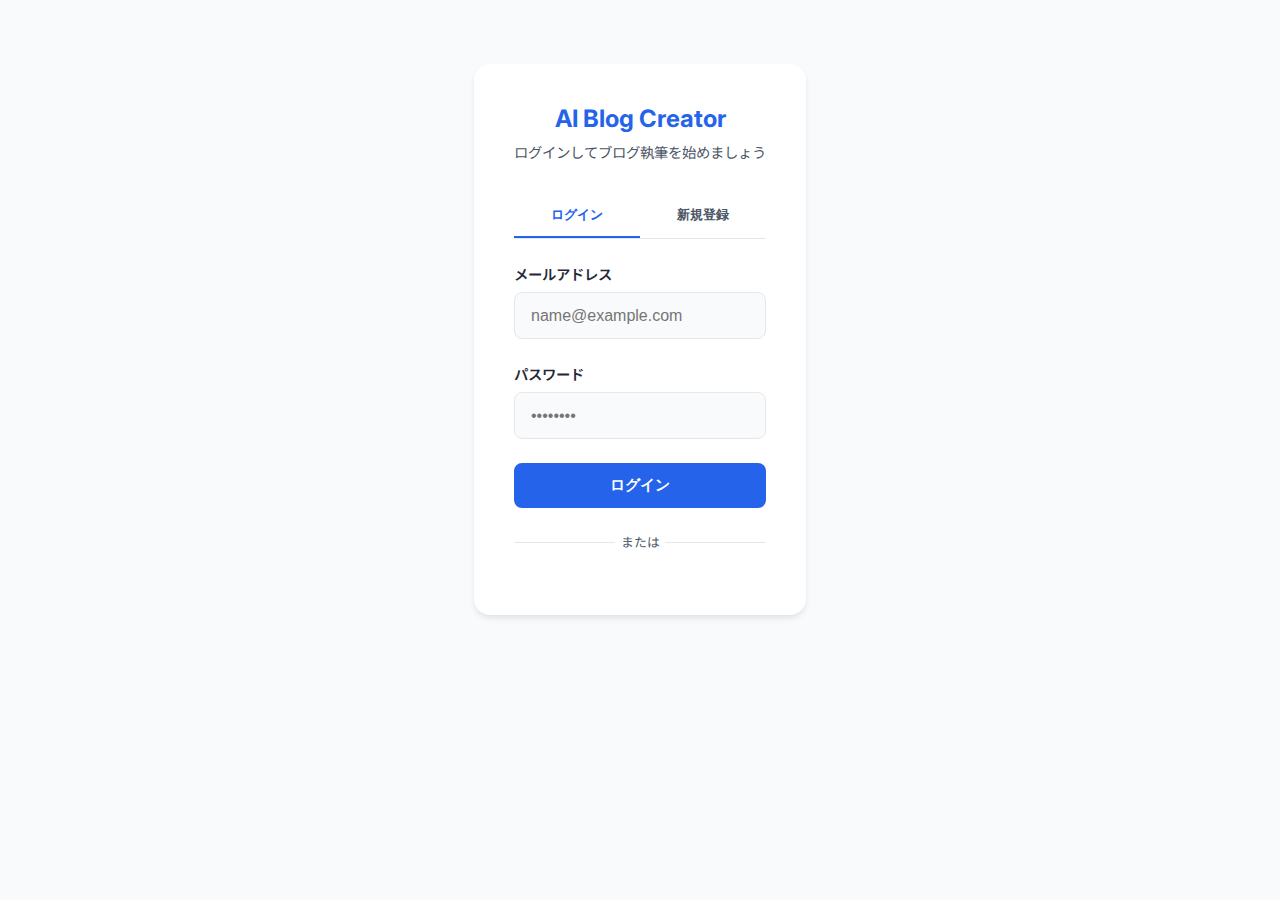
<file: index.html>
<!DOCTYPE html>
<html lang="ja">

<head>
    <meta charset="UTF-8">
    <meta name="viewport" content="width=device-width, initial-scale=1.0">
    <title>AI Blog Creator - 次世代のブログ執筆体験</title>
    <link href="https://cdn.quilljs.com/1.3.6/quill.snow.css" rel="stylesheet">
    <link rel="stylesheet" href="style.css">
    <link rel="preconnect" href="https://fonts.googleapis.com">
    <link rel="preconnect" href="https://fonts.gstatic.com" crossorigin>
    <link
        href="https://fonts.googleapis.com/css2?family=Inter:wght@400;500;600;700&family=Noto+Sans+JP:wght@400;500;700&display=swap"
        rel="stylesheet">
</head>

<body>
    <!-- App Header (Initially Hidden) -->
    <header id="app-header" class="app-header hidden">
        <div class="brand">
            <div class="logo-icon">AI</div>
            <h1>Blog Creator</h1>
        </div>
        <div class="user-menu">
            <span id="header-email" class="user-email"></span>
            <button class="icon-btn" id="settings-btn" title="設定">
                <span class="icon">⚙️</span>
            </button>
            <button class="btn logout-btn" id="logout-btn">ログアウト</button>
        </div>
    </header>

    <!-- Login View -->
    <div id="login-view" class="auth-container">
        <div class="auth-title">AI Blog Creator</div>
        <p class="auth-subtitle">ログインしてブログ執筆を始めましょう</p>

        <div class="auth-tabs">
            <button type="button" class="tab-btn active" data-tab="login">ログイン</button>
            <button type="button" class="tab-btn" data-tab="register">新規登録</button>
        </div>

        <form id="auth-form">
            <div class="form-group">
                <label>メールアドレス</label>
                <input type="email" id="auth-email" required placeholder="name@example.com">
            </div>
            <div class="form-group">
                <label>パスワード</label>
                <input type="password" id="auth-password" required placeholder="••••••••">
            </div>
            <button type="submit" class="btn primary full-width" id="auth-submit-btn">ログイン</button>
        </form>

        <div class="divider">または</div>

        <!-- Google Sign-In Button Container -->
        <div id="google-signin-button" style="display: flex; justify-content: center; margin-top: 1rem;"></div>
    </div>

    <!-- Main App Content (Initially Hidden) -->
    <div id="app-content" class="app-container hidden">
        <!-- 左パネル: 生成設定 -->
        <aside class="sidebar prompt-panel">
            <div class="panel-content">
                <section class="control-group">
                    <label class="label-heading">
                        <span class="icon">🎯</span> テーマ / キーワード
                    </label>
                    <input type="text" id="topic-input" class="input-field" placeholder="例: リモートワークの生産性向上">
                </section>

                <section class="control-group">
                    <label class="label-heading">
                        <span class="icon">⚙️</span> 詳細設定
                    </label>
                    <div class="variable-inputs">
                        <div class="input-row">
                            <span class="var-label">文字数</span>
                            <select id="length-select" class="select-field">
                                <option value="short">短め (1000文字)</option>
                                <option value="medium" selected>普通 (2000文字)</option>
                                <option value="long">長文 (5000文字)</option>
                            </select>
                        </div>
                        <div class="input-row">
                            <span class="var-label">トーン</span>
                            <select id="tone-select" class="select-field">
                                <option value="casual">親しみやすい</option>
                                <option value="professional">専門的・堅め</option>
                                <option value="emotional">エモい・感情的</option>
                            </select>
                        </div>
                    </div>
                </section>

                <div class="action-area">
                    <button class="btn accent full-width" id="generate-btn">
                        <span class="sparkle">✨</span> 記事を生成する
                    </button>
                </div>
            </div>
        </aside>

        <!-- 右パネル: プレビュー & エディタ -->
        <main class="main-content">
            <header class="top-bar">
                <div class="file-info">
                    <input type="text" id="post-title" class="title-input-small" placeholder="記事タイトル (未設定)">
                </div>
                <div class="actions">
                    <button class="btn accent hidden" id="header-post-wp-btn">
                        <span class="icon">🚀</span> WordPressに投稿
                    </button>
                    <button class="btn secondary" id="copy-html-btn">
                        <span class="icon">📋</span> HTMLをコピー
                    </button>
                </div>
            </header>

            <div class="editor-wrapper">
                <div class="editor-container">
                    <div id="editor">
                        <p>左側の設定パネルでテーマを入力し、「記事を生成する」ボタンを押してください。<br>
                            AIがあなたの指示に従って記事を執筆します。</p>
                    </div>
                </div>
            </div>
        </main>
    </div>

    <!-- 設定モーダル -->
    <div id="settings-modal" class="modal-overlay hidden">
        <div class="modal-content settings-box">
            <div class="modal-header">
                <h3>設定</h3>
                <button class="close-btn" id="close-settings">×</button>
            </div>

            <!-- Settings Tabs -->
            <div class="settings-tabs">
                <button class="settings-tab-btn active" data-tab="general">基本設定</button>
                <button class="settings-tab-btn" data-tab="wordpress">WordPress連携</button>
                <button class="settings-tab-btn" data-tab="post-settings">投稿設定</button>
            </div>

            <!-- Tab 1: 基本設定 -->
            <div id="settings-tab-general" class="settings-tab-content active">
                <div class="settings-section">
                    <h4>システムプロンプト (役割設定)</h4>
                    <p class="desc">AIの振る舞いや記事のスタイルを定義します。</p>
                    <textarea id="system-prompt-setting" class="prompt-area" rows="6">あなたはプロのWebライターです。
読者の興味を惹きつける、SEOに強いブログ記事を作成してください。
構成は「導入」「見出しごとの本文」「まとめ」としてください。</textarea>

                    <div class="ai-improve-area">
                        <input type="text" id="improve-request" class="input-field"
                            placeholder="改善の要望 (例: もっと親しみやすく、絵文字多めで)">
                        <button class="btn accent" id="improve-prompt-btn">
                            <span class="sparkle">✨</span> AIで改善
                        </button>
                    </div>
                </div>
            </div>

            <!-- Tab 2: WordPress連携 (Premium) -->
            <div id="settings-tab-wordpress" class="settings-tab-content">
                <div class="settings-section">
                    <h4>WordPress連携 (Premium)</h4>
                    <p class="desc">WordPressへの自動投稿設定を行います。</p>

                    <div class="form-group">
                        <label>WordPress サイトURL</label>
                        <input type="text" id="wp-url" class="input-field" placeholder="https://example.com">
                    </div>
                    <div class="form-group">
                        <label>ユーザー名</label>
                        <input type="text" id="wp-user" class="input-field" placeholder="user">
                    </div>
                    <div class="form-group">
                        <label>アプリケーションパスワード</label>
                        <input type="password" id="wp-pass" class="input-field" placeholder="xxxx xxxx xxxx xxxx">
                        <p style="font-size: 0.8rem; color: #666; margin-top: 0.25rem;">
                            ※WP管理画面 > ユーザー > プロフィール > アプリケーションパスワード で発行
                        </p>
                    </div>

                    <div class="form-group">
                        <label>テーマ一覧スプレッドシートURL</label>
                        <input type="text" id="theme-sheet-url" class="input-field"
                            placeholder="https://docs.google.com/spreadsheets/d/...">
                    </div>

                </div>
            </div>

            <!-- Tab 3: 投稿設定 -->
            <div id="settings-tab-post-settings" class="settings-tab-content">
                <div class="settings-section">
                    <h4>投稿設定</h4>
                    <p class="desc">記事の投稿に関する設定を行います。</p>

                    <div class="form-group">
                        <label>投稿ステータス</label>
                        <select id="wp-status" class="input-field">
                            <option value="draft">下書き (Draft)</option>
                            <option value="publish">公開 (Publish)</option>
                        </select>
                    </div>

                    <div class="form-group">
                        <label>
                            <input type="checkbox" id="wp-generate-thumbnail" style="width: auto; margin-right: 8px;">
                            アイキャッチ画像を自動生成してWordPressに投稿
                        </label>
                        <p style="font-size: 0.8rem; color: #666; margin-top: 0.25rem; margin-left: 24px;">
                            ※ ONにすると、Google Slidesでアイキャッチ画像を生成し、WordPressに自動添付します。
                        </p>
                    </div>

                    <div class="form-group">
                        <label>自動投稿時間 (1日1回)</label>
                        <select id="auto-post-time" class="input-field">
                            <option value="">自動投稿しない</option>
                            <option value="0">00:00</option>
                            <option value="1">01:00</option>
                            <option value="2">02:00</option>
                            <option value="3">03:00</option>
                            <option value="4">04:00</option>
                            <option value="5">05:00</option>
                            <option value="6">06:00</option>
                            <option value="7">07:00</option>
                            <option value="8">08:00</option>
                            <option value="9">09:00</option>
                            <option value="10">10:00</option>
                            <option value="11">11:00</option>
                            <option value="12">12:00</option>
                            <option value="13">13:00</option>
                            <option value="14">14:00</option>
                            <option value="15">15:00</option>
                            <option value="16">16:00</option>
                            <option value="17">17:00</option>
                            <option value="18">18:00</option>
                            <option value="19">19:00</option>
                            <option value="20">20:00</option>
                            <option value="21">21:00</option>
                            <option value="22">22:00</option>
                            <option value="23">23:00</option>
                        </select>
                    </div>
                </div>
            </div>

            <div class="modal-footer">
                <button class="btn primary" id="save-settings-btn">保存して閉じる</button>
            </div>
        </div>
    </div>

    <!-- Quill JS -->
    <script src="https://cdn.quilljs.com/1.3.6/quill.js"></script>
    <!-- Google Sign-In -->
    <script src="https://accounts.google.com/gsi/client" async defer></script>
    <script src="script.js"></script>
</body>

</html>
</file>
<file: style.css>
:root {
    --primary-color: #2563eb;
    --primary-hover: #1d4ed8;
    --secondary-color: #f3f4f6;
    --secondary-hover: #e5e7eb;
    --accent-color: #8b5cf6;
    --accent-hover: #7c3aed;
    --text-primary: #1f2937;
    --text-secondary: #4b5563;
    --bg-color: #f9fafb;
    --panel-bg: #ffffff;
    --border-color: #e5e7eb;
    --shadow-sm: 0 1px 2px 0 rgba(0, 0, 0, 0.05);
    --shadow-md: 0 4px 6px -1px rgba(0, 0, 0, 0.1);
    --font-sans: 'Inter', 'Noto Sans JP', sans-serif;
}

* {
    box-sizing: border-box;
    margin: 0;
    padding: 0;
}

body {
    font-family: var(--font-sans);
    background-color: var(--bg-color);
    color: var(--text-primary);
    height: 100vh;
    overflow: hidden;
    display: flex;
    flex-direction: column;
}

/* Header */
.app-header {
    height: 60px;
    background-color: var(--panel-bg);
    border-bottom: 1px solid var(--border-color);
    display: flex;
    align-items: center;
    justify-content: space-between;
    padding: 0 1.5rem;
    z-index: 20;
}

.app-header.hidden {
    display: none !important;
}

.brand {
    display: flex;
    align-items: center;
    gap: 0.75rem;
}

.logo-icon {
    width: 32px;
    height: 32px;
    background: linear-gradient(135deg, var(--primary-color), var(--accent-color));
    color: white;
    border-radius: 8px;
    display: flex;
    align-items: center;
    justify-content: center;
    font-weight: bold;
    font-size: 0.9rem;
}

.brand h1 {
    font-size: 1.25rem;
    font-weight: 700;
    letter-spacing: -0.025em;
    color: var(--text-primary);
}

.user-menu {
    display: flex;
    align-items: center;
    gap: 1rem;
}

.user-email {
    font-size: 0.9rem;
    color: var(--text-secondary);
}

.logout-btn {
    padding: 0.5rem 1rem;
    font-size: 0.85rem;
    background-color: var(--secondary-color);
    color: var(--text-secondary);
    border: 1px solid var(--border-color);
}

.logout-btn:hover {
    background-color: #fee2e2;
    color: #ef4444;
    border-color: #fecaca;
}

/* App Container */
.app-container {
    display: flex;
    flex: 1;
    overflow: hidden;
}

.app-container.hidden {
    display: none !important;
}

/* Sidebar */
.sidebar {
    width: 320px;
    background-color: var(--panel-bg);
    border-right: 1px solid var(--border-color);
    display: flex;
    flex-direction: column;
    padding: 1.5rem;
    flex-shrink: 0;
    z-index: 10;
}

.panel-content {
    flex: 1;
    overflow-y: auto;
    display: flex;
    flex-direction: column;
    gap: 1.5rem;
}

/* Control Groups */
.control-group {
    display: flex;
    flex-direction: column;
    gap: 0.5rem;
}

.label-heading {
    font-size: 0.85rem;
    font-weight: 600;
    color: var(--text-secondary);
    display: flex;
    align-items: center;
    gap: 0.5rem;
}

.icon {
    font-size: 1rem;
}

.input-field,
.select-field,
.prompt-area {
    width: 100%;
    padding: 0.75rem;
    border: 1px solid var(--border-color);
    border-radius: 8px;
    font-family: var(--font-sans);
    font-size: 0.9rem;
    transition: border-color 0.2s, box-shadow 0.2s;
}

.input-field:focus,
.select-field:focus,
.prompt-area:focus {
    outline: none;
    border-color: var(--primary-color);
    box-shadow: 0 0 0 3px rgba(37, 99, 235, 0.1);
}

.prompt-area {
    resize: vertical;
    line-height: 1.5;
}

.variable-inputs {
    display: flex;
    flex-direction: column;
    gap: 0.75rem;
    background: var(--secondary-color);
    padding: 1rem;
    border-radius: 8px;
}

.input-row {
    display: flex;
    align-items: center;
    justify-content: space-between;
    gap: 1rem;
}

.var-label {
    font-size: 0.85rem;
    font-weight: 500;
    color: var(--text-secondary);
    white-space: nowrap;
}

/* Buttons */
.btn {
    display: inline-flex;
    align-items: center;
    justify-content: center;
    gap: 0.5rem;
    padding: 0.75rem 1.5rem;
    border-radius: 8px;
    font-weight: 600;
    font-size: 0.95rem;
    cursor: pointer;
    transition: all 0.2s;
    border: none;
}

.btn.full-width {
    width: 100%;
}

.btn.accent {
    background: linear-gradient(135deg, var(--primary-color), var(--accent-color));
    color: white;
    box-shadow: 0 4px 6px -1px rgba(37, 99, 235, 0.2);
}

.btn.accent:hover {
    filter: brightness(1.1);
    transform: translateY(-1px);
}

.btn.primary {
    background-color: var(--primary-color);
    color: white;
}

.btn.primary:hover {
    background-color: var(--primary-hover);
}

.btn.secondary {
    background-color: white;
    border: 1px solid var(--border-color);
    color: var(--text-secondary);
}

.btn.secondary:hover {
    background-color: var(--secondary-color);
    color: var(--text-primary);
}

.btn:disabled {
    opacity: 0.7;
    cursor: not-allowed;
    transform: none;
}

.icon-btn {
    background: none;
    border: none;
    font-size: 1.2rem;
    cursor: pointer;
    padding: 0.5rem;
    border-radius: 4px;
    transition: background 0.2s;
    color: var(--text-secondary);
}

.icon-btn:hover {
    background-color: var(--secondary-color);
    color: var(--primary-color);
}

/* Main Content (Right Panel) */
.main-content {
    flex: 1;
    display: flex;
    flex-direction: column;
    background-color: white;
    position: relative;
}

.top-bar {
    height: 64px;
    border-bottom: 1px solid var(--border-color);
    display: flex;
    align-items: center;
    justify-content: space-between;
    padding: 0 2rem;
    background-color: rgba(255, 255, 255, 0.8);
    backdrop-filter: blur(8px);
    position: sticky;
    top: 0;
    z-index: 5;
}

.title-input-small {
    border: none;
    font-size: 1.1rem;
    font-weight: 600;
    color: var(--text-primary);
    width: 400px;
    background: transparent;
}

.title-input-small:focus {
    outline: none;
}

.actions {
    display: flex;
    gap: 0.75rem;
}

/* Editor Area */
.editor-wrapper {
    flex: 1;
    overflow-y: auto;
    display: flex;
    justify-content: center;
    background-color: var(--bg-color);
    padding: 2rem;
}

.editor-container {
    width: 100%;
    max-width: 800px;
    background: white;
    min-height: 100%;
    box-shadow: var(--shadow-sm);
    border-radius: 8px;
    border: 1px solid var(--border-color) !important;
    display: flex;
    flex-direction: column;
}

#editor {
    flex: 1;
    font-size: 1rem;
    line-height: 1.8;
    border: none !important;
}

.ql-toolbar {
    border: none !important;
    border-bottom: 1px solid var(--border-color) !important;
    border-radius: 8px 8px 0 0;
    background-color: #f8fafc;
    position: sticky;
    top: 0;
    z-index: 1;
}

.ql-container {
    border: none !important;
    font-family: var(--font-sans) !important;
}

.ql-editor {
    padding: 2rem 3rem !important;
    min-height: 500px;
}

/* Auth Container (Login View) */
.auth-container {
    max-width: 400px;
    margin: 4rem auto;
    background: white;
    padding: 2.5rem;
    border-radius: 16px;
    box-shadow: var(--shadow-md);
}

.auth-title {
    font-size: 1.5rem;
    font-weight: 700;
    margin-bottom: 0.5rem;
    text-align: center;
    color: var(--primary-color);
}

.auth-subtitle {
    text-align: center;
    color: var(--text-secondary);
    margin-bottom: 2rem;
    font-size: 0.9rem;
}

.auth-tabs {
    display: flex;
    border-bottom: 1px solid var(--border-color);
    margin-bottom: 1.5rem;
}

.tab-btn {
    flex: 1;
    padding: 0.75rem;
    background: none;
    border: none;
    font-weight: 600;
    color: var(--text-secondary);
    cursor: pointer;
    border-bottom: 2px solid transparent;
}

.tab-btn.active {
    color: var(--primary-color);
    border-bottom-color: var(--primary-color);
}

.form-group {
    margin-bottom: 1.5rem;
}

.form-group label {
    display: block;
    margin-bottom: 0.5rem;
    font-size: 0.9rem;
    font-weight: 600;
    color: var(--text-primary);
}

/* Improved Input Fields */
.form-group input {
    width: 100%;
    padding: 0.85rem 1rem;
    font-size: 1rem;
    border: 1px solid var(--border-color);
    border-radius: 8px;
    background-color: #f9fafb;
    transition: all 0.2s;
}

.form-group input:focus {
    outline: none;
    border-color: var(--primary-color);
    background-color: white;
    box-shadow: 0 0 0 3px rgba(37, 99, 235, 0.1);
}

.divider {
    text-align: center;
    margin: 1.5rem 0;
    font-size: 0.8rem;
    color: var(--text-secondary);
    position: relative;
}

.divider::before,
.divider::after {
    content: "";
    position: absolute;
    top: 50%;
    width: 40%;
    height: 1px;
    background: var(--border-color);
}

.divider::before {
    left: 0;
}

.divider::after {
    right: 0;
}

/* Modal Styles */
.modal-overlay {
    position: fixed;
    top: 0;
    left: 0;
    width: 100%;
    height: 100%;
    background: rgba(0, 0, 0, 0.5);
    display: flex;
    align-items: center;
    justify-content: center;
    z-index: 1000;
    backdrop-filter: blur(4px);
}

.modal-overlay.hidden {
    display: none !important;
}

.modal-content {
    background: white;
    border-radius: 16px;
    box-shadow: var(--shadow-md);
    padding: 2rem;
    width: 90%;
    max-width: 400px;
    animation: slideIn 0.3s ease;
}

.settings-box {
    max-width: 600px;
}

@keyframes slideIn {
    from {
        transform: translateY(20px);
        opacity: 0;
    }

    to {
        transform: translateY(0);
        opacity: 1;
    }
}

.modal-header {
    display: flex;
    justify-content: space-between;
    align-items: center;
    margin-bottom: 1.5rem;
}

.close-btn {
    background: none;
    border: none;
    font-size: 1.5rem;
    cursor: pointer;
    color: var(--text-secondary);
}

.settings-section {
    margin-bottom: 2rem;
}

.settings-section h4 {
    margin-bottom: 0.5rem;
    color: var(--text-primary);
}

.desc {
    font-size: 0.85rem;
    color: var(--text-secondary);
    margin-bottom: 1rem;
}

.ai-improve-area {
    display: flex;
    gap: 0.5rem;
    margin-top: 1rem;
}

.modal-footer {
    display: flex;
    justify-content: flex-end;
    gap: 1rem;
    border-top: 1px solid var(--border-color);
    padding-top: 1.5rem;
}

/* Animations */
@keyframes sparkle {
    0% {
        transform: scale(1);
    }

    50% {
        transform: scale(1.2);
    }

    100% {
        transform: scale(1);
    }
}

.sparkle {
    display: inline-block;
    animation: sparkle 2s infinite;
}

/* Utility */
.hidden {
    display: none !important;
}

/* Settings Tabs */
.settings-tabs {
    display: flex;
    gap: 1rem;
    margin-bottom: 1.5rem;
    border-bottom: 1px solid var(--border-color);
    padding-bottom: 0.5rem;
}

.settings-tab-btn {
    background: none;
    border: none;
    padding: 0.5rem 1rem;
    font-size: 0.95rem;
    font-weight: 500;
    color: var(--text-secondary);
    cursor: pointer;
    border-bottom: 2px solid transparent;
    transition: all 0.2s;
}

.settings-tab-btn:hover {
    color: var(--primary-color);
}

.settings-tab-btn.active {
    color: var(--primary-color);
    border-bottom-color: var(--primary-color);
}

.settings-tab-content {
    display: none;
}

.settings-tab-content.active {
    display: block;
    animation: fadeIn 0.3s ease;
}

@keyframes fadeIn {
    from {
        opacity: 0;
    }

    to {
        opacity: 1;
    }
}

/* Utility */
.hidden {
    display: none !important;
}

/* Mobile Responsive */
@media (max-width: 768px) {
    .app-container {
        flex-direction: column;
        height: auto;
        overflow-y: auto;
    }

    .sidebar {
        width: 100%;
        height: auto;
        border-right: none;
        border-bottom: 1px solid var(--border-color);
        padding: 1rem;
        order: 1;
        /* 左パネルを先に表示 */
    }

    .main-content {
        width: 100%;
        height: auto;
        order: 2;
        /* エディタエリアを後に表示 */
        display: flex;
        flex-direction: column;
    }

    .top-bar {
        height: auto;
        padding: 1rem;
        flex-direction: column;
        gap: 1rem;
        position: static;
        /* 固定解除 */
    }

    .file-info {
        width: 100%;
    }

    .title-input-small {
        width: 100%;
    }

    .actions {
        width: 100%;
        display: flex;
        justify-content: space-between;
        /* ボタンを横いっぱいに広げる */
        gap: 0.5rem;
    }

    .actions .btn {
        flex: 1;
        /* ボタンを均等幅に */
        padding: 0.75rem 0.5rem;
        font-size: 0.85rem;
    }

    .editor-wrapper {
        padding: 1rem;
        height: 500px;
        /* エディタの高さを確保 */
    }

    .ql-editor {
        padding: 1rem !important;
    }
}
</file>
